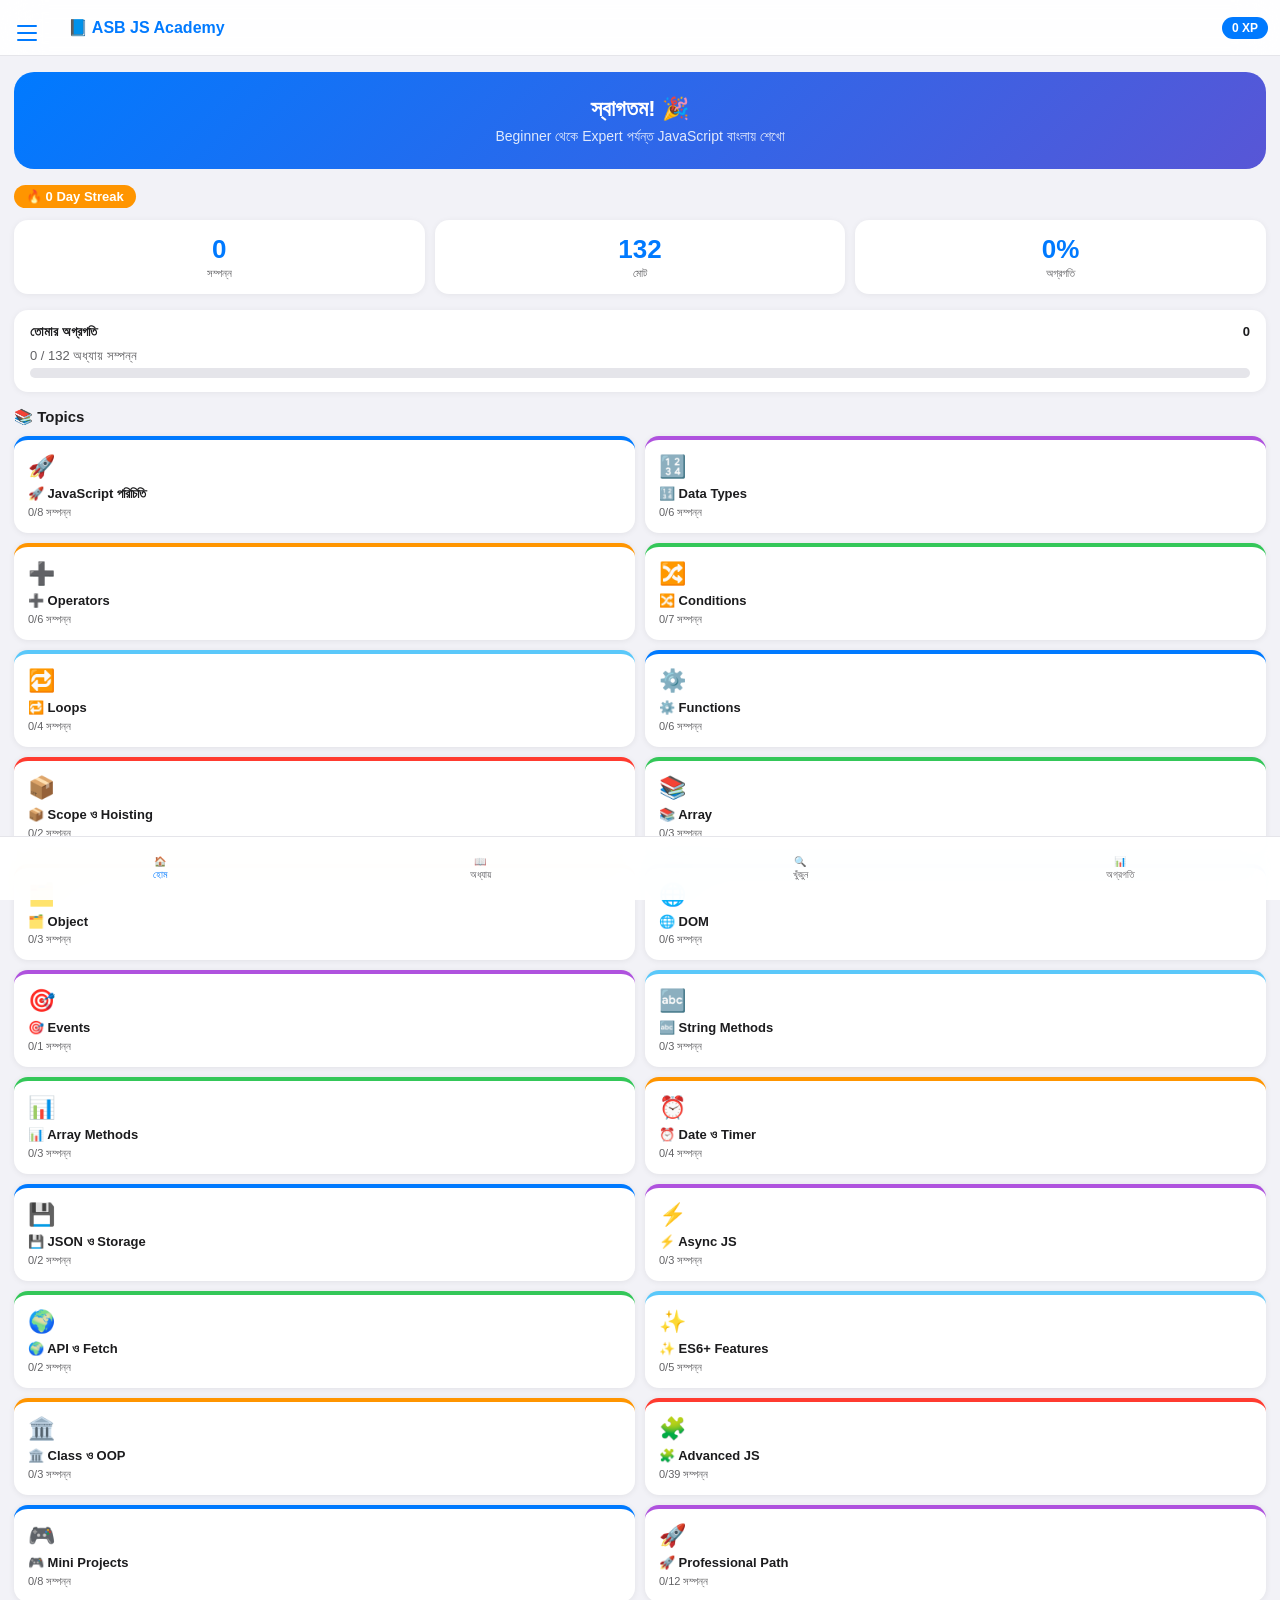
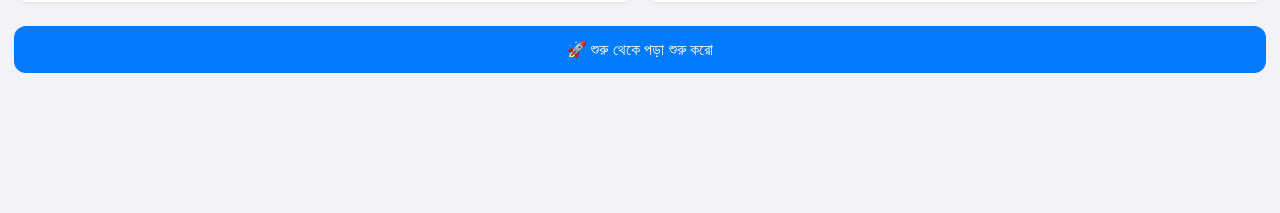
<file: index.html>
<!DOCTYPE html>
<html lang="bn">
<head>
 
<meta charset="UTF-8">
<meta name="viewport" content="width=device-width, initial-scale=1.0, maximum-scale=1.0, user-scalable=no">
<meta name="mobile-web-app-capable" content="yes">
<meta name="apple-mobile-web-app-capable" content="yes">
<meta name="apple-mobile-web-app-status-bar-style" content="black-translucent">
<meta name="theme-color" content="#007aff">
<title>ASB JavaScript Academy</title>
<link rel="stylesheet" href="style.css">
</head>
<body>

<!-- ── HEADER ── -->
<header id="header">
  <button id="menuBtn" onclick="toggleDrawer()" aria-label="Menu">
    <span></span><span></span><span></span>
  </button>
  <span class="logo">📘 ASB JS Academy</span>
  <span id="xpBadge">0 XP</span>
</header>

<!-- ── OVERLAY ── -->
<div id="overlay" onclick="closeDrawer()"></div>

<!-- ── DRAWER ── -->
<nav id="drawer">
  <div class="drawer-head">
    <h2>📘 ASB JavaScript Academy</h2>
    <p>বাংলায় JavaScript A-Z — Beginner থেকে Expert</p>
  </div>
  <div class="drawer-search">
    <input type="text" placeholder="🔍 Chapter খোঁজো..." oninput="filterDrawer(this.value)">
  </div>
  <div class="drawer-list" id="drawerList"></div>
</nav>

<!-- ── MAIN ── -->
<main id="main">

  <!-- HOME VIEW -->
  <section class="view active" id="view_home">
    <div class="home-hero">
      <h1>স্বাগতম! 🎉</h1>
      <p>Beginner থেকে Expert পর্যন্ত JavaScript বাংলায় শেখো</p>
    </div>

    <span class="streak-badge" id="streakBadge">🔥 0 Day Streak</span>

    <div class="stats-row">
      <div class="stat-card"><div class="n" id="statDone">0</div><div class="l">সম্পন্ন</div></div>
      <div class="stat-card"><div class="n" id="statTotal">132</div><div class="l">মোট</div></div>
      <div class="stat-card"><div class="n" id="statPct">0%</div><div class="l">অগ্রগতি</div></div>
    </div>

    <div class="progress-bar-wrap">
      <div class="pb-label">
        <span>তোমার অগ্রগতি</span>
        <span id="statXP">0 XP</span>
      </div>
      <div class="pb-label" style="font-weight:400;color:#636366;margin-bottom:4px" id="pbLabel">0 / 132 অধ্যায় সম্পন্ন</div>
      <div class="pb"><div class="pb-fill" id="pbFill" style="width:0%"></div></div>
    </div>

    <div class="section-title">📚 Topics</div>
    <div class="group-grid" id="groupCards"></div>

    <button onclick="openLesson(0)" style="width:100%;padding:14px;font-size:16px;margin-top:8px">
      🚀 শুরু থেকে পড়া শুরু করো
    </button>
  </section>

  <!-- CHAPTERS VIEW -->
  <section class="view" id="view_chapters">
    <div class="section-title">📖 সব অধ্যায়</div>
    <div class="chapter-progress-list" id="chaptersList"></div>
  </section>

  <!-- LESSON VIEW -->
  <section class="view" id="view_lesson">
    <div id="lessonContent"></div>
  </section>

  <!-- SEARCH VIEW -->
  <section class="view" id="view_search">
    <div class="search-header">
      <input id="searchInput" type="text" placeholder="🔍 Chapter খোঁজো..." oninput="renderSearch(this.value)" style="margin-top:0">
    </div>
    <div id="searchResults">
      <p style="color:#888;font-size:14px;text-align:center;margin-top:20px">কোনো Chapter খোঁজো...</p>
    </div>
  </section>

  <!-- PROGRESS VIEW -->
  <section class="view" id="view_progress">
    <div id="progressContent"></div>
  </section>

</main>

<!-- ── BOTTOM NAV ── -->
<nav id="bottomNav" style="display:none">
  <button id="prevBtn" onclick="prevLesson()">◀ আগে</button>
  <button id="doneBtn" onclick="markDone()">⬜</button>
  <button id="nextBtn" onclick="nextLesson()">পরে ▶</button>
</nav>

<!-- ── TAB BAR ── -->
<nav style="position:fixed;bottom:0;left:0;right:0;height:64px;background:rgba(255,255,255,.95);backdrop-filter:blur(20px);border-top:1px solid #e5e5ea;display:flex;z-index:850" id="tabBar">
  <button onclick="showView('home')"     style="flex:1;background:none;color:#007aff;font-size:10px;border:none;border-radius:0;display:flex;flex-direction:column;align-items:center;justify-content:center;gap:2px;margin:0;padding:0">🏠<span>হোম</span></button>
  <button onclick="showView('chapters')" style="flex:1;background:none;color:#636366;font-size:10px;border:none;border-radius:0;display:flex;flex-direction:column;align-items:center;justify-content:center;gap:2px;margin:0;padding:0">📖<span>অধ্যায়</span></button>
  <button onclick="showView('search')"   style="flex:1;background:none;color:#636366;font-size:10px;border:none;border-radius:0;display:flex;flex-direction:column;align-items:center;justify-content:center;gap:2px;margin:0;padding:0">🔍<span>খুঁজুন</span></button>
  <button onclick="showView('progress')" style="flex:1;background:none;color:#636366;font-size:10px;border:none;border-radius:0;display:flex;flex-direction:column;align-items:center;justify-content:center;gap:2px;margin:0;padding:0">📊<span>অগ্রগতি</span></button>
</nav>

<!-- ── LESSON NAV (shown only in lesson) ── -->
<!-- bottomNav handles prev/done/next -->

<!-- ── TOAST & XP ── -->
<div id="toast"></div>
<div id="xpPop"></div>

<!-- ── SCRIPTS ── -->
<script src="chapters.js"></script>
<script src="app.js"></script>
<script>
</body>
</html>
</file>
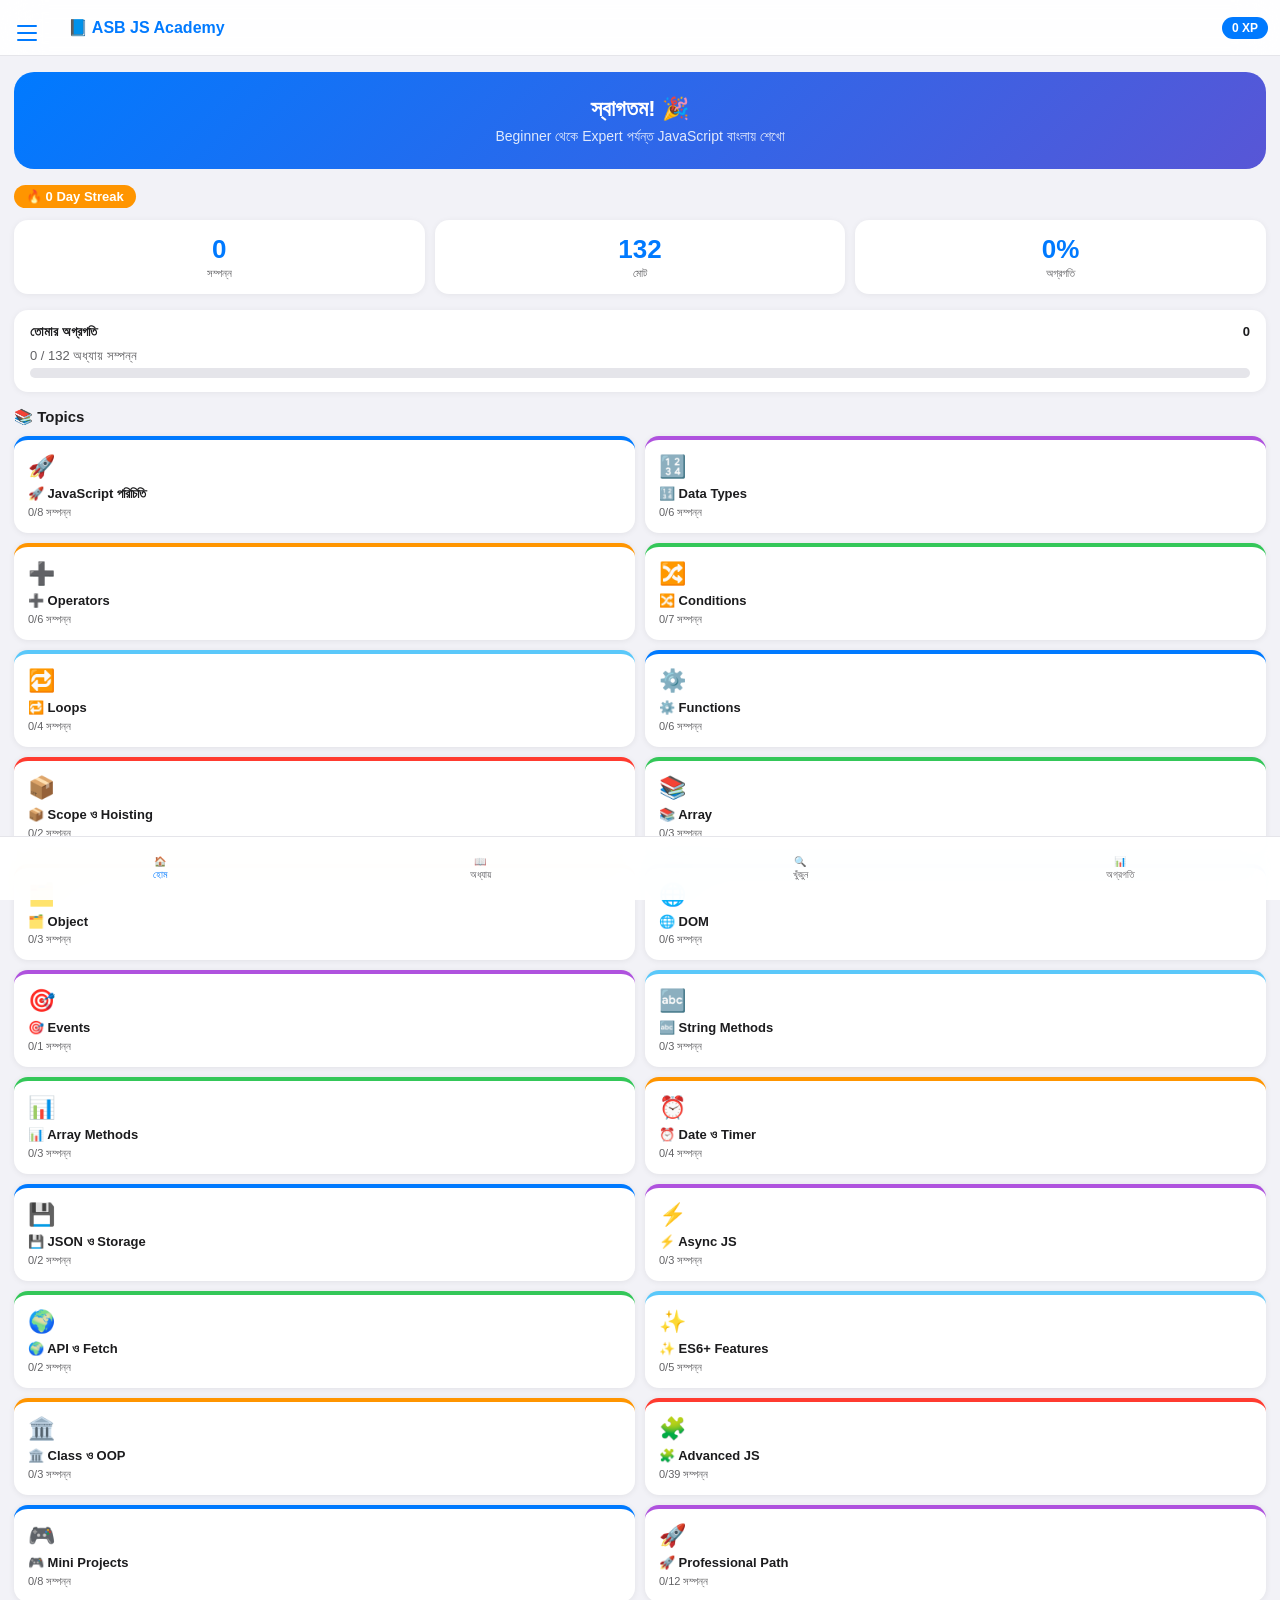
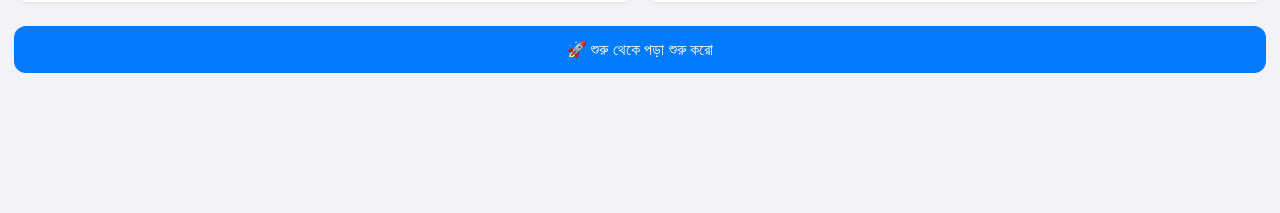
<file: index-7.html>
<!DOCTYPE html>
<html lang="bn">
<head>
<meta charset="UTF-8">
<meta name="viewport" content="width=device-width, initial-scale=1.0, maximum-scale=1.0, user-scalable=no">
<meta name="mobile-web-app-capable" content="yes">
<meta name="apple-mobile-web-app-capable" content="yes">
<meta name="apple-mobile-web-app-status-bar-style" content="black-translucent">
<meta name="theme-color" content="#007aff">
<title>ASB JavaScript Academy</title>
<link rel="stylesheet" href="style.css">
</head>
<body>

<!-- ── HEADER ── -->
<header id="header">
  <button id="menuBtn" onclick="toggleDrawer()" aria-label="Menu">
    <span></span><span></span><span></span>
  </button>
  <span class="logo">📘 ASB JS Academy</span>
  <span id="xpBadge">0 XP</span>
</header>

<!-- ── OVERLAY ── -->
<div id="overlay" onclick="closeDrawer()"></div>

<!-- ── DRAWER ── -->
<nav id="drawer">
  <div class="drawer-head">
    <h2>📘 ASB JavaScript Academy</h2>
    <p>বাংলায় JavaScript A-Z — Beginner থেকে Expert</p>
  </div>
  <div class="drawer-search">
    <input type="text" placeholder="🔍 Chapter খোঁজো..." oninput="filterDrawer(this.value)">
  </div>
  <div class="drawer-list" id="drawerList"></div>
</nav>

<!-- ── MAIN ── -->
<main id="main">

  <!-- HOME VIEW -->
  <section class="view active" id="view_home">
    <div class="home-hero">
      <h1>স্বাগতম! 🎉</h1>
      <p>Beginner থেকে Expert পর্যন্ত JavaScript বাংলায় শেখো</p>
    </div>

    <span class="streak-badge" id="streakBadge">🔥 0 Day Streak</span>

    <div class="stats-row">
      <div class="stat-card"><div class="n" id="statDone">0</div><div class="l">সম্পন্ন</div></div>
      <div class="stat-card"><div class="n" id="statTotal">132</div><div class="l">মোট</div></div>
      <div class="stat-card"><div class="n" id="statPct">0%</div><div class="l">অগ্রগতি</div></div>
    </div>

    <div class="progress-bar-wrap">
      <div class="pb-label">
        <span>তোমার অগ্রগতি</span>
        <span id="statXP">0 XP</span>
      </div>
      <div class="pb-label" style="font-weight:400;color:#636366;margin-bottom:4px" id="pbLabel">0 / 132 অধ্যায় সম্পন্ন</div>
      <div class="pb"><div class="pb-fill" id="pbFill" style="width:0%"></div></div>
    </div>

    <div class="section-title">📚 Topics</div>
    <div class="group-grid" id="groupCards"></div>

    <button onclick="openLesson(0)" style="width:100%;padding:14px;font-size:16px;margin-top:8px">
      🚀 শুরু থেকে পড়া শুরু করো
    </button>
  </section>

  <!-- CHAPTERS VIEW -->
  <section class="view" id="view_chapters">
    <div class="section-title">📖 সব অধ্যায়</div>
    <div class="chapter-progress-list" id="chaptersList"></div>
  </section>

  <!-- LESSON VIEW -->
  <section class="view" id="view_lesson">
    <div id="lessonContent"></div>
  </section>

  <!-- SEARCH VIEW -->
  <section class="view" id="view_search">
    <div class="search-header">
      <input id="searchInput" type="text" placeholder="🔍 Chapter খোঁজো..." oninput="renderSearch(this.value)" style="margin-top:0">
    </div>
    <div id="searchResults">
      <p style="color:#888;font-size:14px;text-align:center;margin-top:20px">কোনো Chapter খোঁজো...</p>
    </div>
  </section>

  <!-- PROGRESS VIEW -->
  <section class="view" id="view_progress">
    <div id="progressContent"></div>
  </section>

</main>

<!-- ── BOTTOM NAV ── -->
<nav id="bottomNav" style="display:none">
  <button id="prevBtn" onclick="prevLesson()">◀ আগে</button>
  <button id="doneBtn" onclick="markDone()">⬜</button>
  <button id="nextBtn" onclick="nextLesson()">পরে ▶</button>
</nav>

<!-- ── TAB BAR ── -->
<nav style="position:fixed;bottom:0;left:0;right:0;height:64px;background:rgba(255,255,255,.95);backdrop-filter:blur(20px);border-top:1px solid #e5e5ea;display:flex;z-index:850" id="tabBar">
  <button onclick="showView('home')"     style="flex:1;background:none;color:#007aff;font-size:10px;border:none;border-radius:0;display:flex;flex-direction:column;align-items:center;justify-content:center;gap:2px;margin:0;padding:0">🏠<span>হোম</span></button>
  <button onclick="showView('chapters')" style="flex:1;background:none;color:#636366;font-size:10px;border:none;border-radius:0;display:flex;flex-direction:column;align-items:center;justify-content:center;gap:2px;margin:0;padding:0">📖<span>অধ্যায়</span></button>
  <button onclick="showView('search')"   style="flex:1;background:none;color:#636366;font-size:10px;border:none;border-radius:0;display:flex;flex-direction:column;align-items:center;justify-content:center;gap:2px;margin:0;padding:0">🔍<span>খুঁজুন</span></button>
  <button onclick="showView('progress')" style="flex:1;background:none;color:#636366;font-size:10px;border:none;border-radius:0;display:flex;flex-direction:column;align-items:center;justify-content:center;gap:2px;margin:0;padding:0">📊<span>অগ্রগতি</span></button>
</nav>

<!-- ── LESSON NAV (shown only in lesson) ── -->
<!-- bottomNav handles prev/done/next -->

<!-- ── TOAST & XP ── -->
<div id="toast"></div>
<div id="xpPop"></div>

<!-- ── SCRIPTS ── -->
<script src="chapters.js"></script>
<script src="app.js"></script>

</body>
</html>
</file>
<file: style.css>
/* ================================================
   ASB JavaScript Academy — style.css
   ================================================ */

*, *::before, *::after { margin:0; padding:0; box-sizing:border-box; }

:root {
  --blue:    #007aff;
  --green:   #34c759;
  --orange:  #ff9500;
  --red:     #ff3b30;
  --purple:  #af52de;
  --bg:      #f2f2f7;
  --card:    #ffffff;
  --text:    #1c1c1e;
  --sub:     #636366;
  --border:  #e5e5ea;
  --header:  56px;
  --bottom:  64px;
  --radius:  14px;
}

/* ── BODY ── */
body {
  font-family: -apple-system, 'Hind Siliguri', 'Noto Sans Bengali', Arial, sans-serif;
  background: var(--bg);
  color: var(--text);
  overflow-x: hidden;
  -webkit-text-size-adjust: 100%;
}

/* ── HEADER ── */
#header {
  position: fixed;
  top: 0; left: 0; right: 0;
  height: var(--header);
  background: rgba(255,255,255,0.93);
  backdrop-filter: blur(20px);
  -webkit-backdrop-filter: blur(20px);
  border-bottom: 1px solid var(--border);
  display: flex;
  align-items: center;
  padding: 0 12px;
  gap: 10px;
  z-index: 900;
}

#menuBtn {
  width: 40px; height: 40px;
  background: none; border: none;
  cursor: pointer;
  display: flex; flex-direction: column;
  justify-content: center; gap: 5px;
  padding: 5px; border-radius: 10px;
  flex-shrink: 0;
}
#menuBtn span {
  display: block; height: 2px; width: 20px;
  background: var(--blue); border-radius: 2px;
  transition: all .3s;
}

.logo {
  font-size: 16px; font-weight: 800;
  color: var(--blue); flex: 1;
  white-space: nowrap; overflow: hidden;
  text-overflow: ellipsis;
}

#xpBadge {
  font-size: 12px; font-weight: 700;
  background: var(--blue);
  color: #fff;
  padding: 4px 10px;
  border-radius: 20px;
  white-space: nowrap;
  flex-shrink: 0;
}

/* ── DRAWER OVERLAY ── */
#overlay {
  display: none;
  position: fixed; inset: 0;
  background: rgba(0,0,0,.45);
  z-index: 910;
}
#overlay.open { display: block; }

/* ── DRAWER ── */
#drawer {
  position: fixed;
  top: 0; left: 0;
  width: 300px; max-width: 85vw;
  height: 100%;
  background: var(--card);
  z-index: 920;
  transform: translateX(-100%);
  transition: transform .28s ease;
  display: flex; flex-direction: column;
}
#drawer.open { transform: translateX(0); }

.drawer-head {
  padding: 52px 16px 16px;
  background: linear-gradient(135deg, var(--blue), #5856d6);
  color: #fff; flex-shrink: 0;
}
.drawer-head h2 { font-size: 17px; }
.drawer-head p  { font-size: 12px; opacity: .8; margin-top: 3px; }

.drawer-search {
  padding: 10px 12px;
  border-bottom: 1px solid var(--border);
  flex-shrink: 0;
}
.drawer-search input {
  width: 100%; padding: 9px 13px;
  border: 1.5px solid var(--border);
  border-radius: 12px; font-size: 14px;
  background: var(--bg); outline: none;
  font-family: inherit;
}
.drawer-search input:focus { border-color: var(--blue); }

.drawer-list {
  overflow-y: auto; flex: 1;
  padding: 6px 0;
}
.drawer-list::-webkit-scrollbar { width: 3px; }
.drawer-list::-webkit-scrollbar-thumb { background: #ccc; border-radius: 3px; }

.group-label {
  font-size: 11px; font-weight: 700;
  color: var(--sub);
  padding: 10px 16px 4px;
  text-transform: uppercase;
  letter-spacing: .5px;
}

.ch-item {
  padding: 10px 14px;
  font-size: 13px; line-height: 1.4;
  cursor: pointer;
  border-radius: 10px;
  margin: 2px 8px;
  border-left: 3px solid transparent;
  transition: background .15s;
  display: flex; align-items: center; gap: 8px;
}
.ch-item:hover { background: #f0f0f5; }
.ch-item.active {
  background: #e8f0fe !important;
  border-left-color: var(--blue);
  color: var(--blue); font-weight: 600;
}
.ch-item.done::after {
  content: "✅"; font-size: 12px; margin-left: auto;
}
.ch-item.hidden { display: none; }

/* ── MAIN ── */
#main {
  margin-top: var(--header);
  padding: 16px 14px 140px;
  min-height: calc(100vh - var(--header));
}

/* ── VIEWS ── */
.view { display: none; }
.view.active { display: block; animation: fadeIn .25s ease; }

@keyframes fadeIn {
  from { opacity: 0; transform: translateY(6px); }
  to   { opacity: 1; transform: translateY(0); }
}

/* ── HOME VIEW ── */
.home-hero {
  background: linear-gradient(135deg, var(--blue), #5856d6);
  border-radius: 20px; padding: 24px;
  color: #fff; text-align: center;
  margin-bottom: 16px;
}
.home-hero h1 { font-size: 22px; margin-bottom: 6px; }
.home-hero p  { font-size: 14px; opacity: .85; }

.stats-row {
  display: grid; grid-template-columns: repeat(3,1fr);
  gap: 10px; margin-bottom: 16px;
}
.stat-card {
  background: var(--card); border-radius: var(--radius);
  padding: 14px 8px; text-align: center;
  box-shadow: 0 1px 6px rgba(0,0,0,.06);
}
.stat-card .n { font-size: 26px; font-weight: 800; color: var(--blue); }
.stat-card .l { font-size: 11px; color: var(--sub); margin-top: 2px; }

.progress-bar-wrap {
  background: var(--card); border-radius: var(--radius);
  padding: 14px 16px; margin-bottom: 16px;
  box-shadow: 0 1px 6px rgba(0,0,0,.06);
}
.progress-bar-wrap .pb-label {
  display: flex; justify-content: space-between;
  font-size: 13px; margin-bottom: 8px; font-weight: 600;
}
.pb {
  height: 10px; background: #e5e5ea;
  border-radius: 10px; overflow: hidden;
}
.pb-fill {
  height: 100%; background: linear-gradient(90deg, var(--blue), #34c759);
  border-radius: 10px; transition: width .5s ease;
}

.section-title {
  font-size: 15px; font-weight: 700;
  margin: 16px 0 10px; color: var(--text);
}

.group-grid {
  display: grid; grid-template-columns: 1fr 1fr;
  gap: 10px; margin-bottom: 16px;
}
.group-card {
  background: var(--card);
  border-radius: var(--radius);
  padding: 14px; cursor: pointer;
  box-shadow: 0 1px 6px rgba(0,0,0,.07);
  border-top: 4px solid var(--blue);
  transition: transform .1s;
  -webkit-tap-highlight-color: transparent;
}
.group-card:active { transform: scale(.97); }
.group-card .gc-icon { font-size: 22px; margin-bottom: 6px; }
.group-card .gc-label { font-size: 13px; font-weight: 600; line-height: 1.3; }
.group-card .gc-count { font-size: 11px; color: var(--sub); margin-top: 3px; }

/* ── LESSON VIEW ── */
#lessonContent h2 {
  font-size: 20px; font-weight: 800;
  padding-bottom: 10px;
  border-bottom: 3px solid var(--blue);
  margin-bottom: 16px;
}
#lessonContent p {
  font-size: 15px; line-height: 1.85;
  color: #2c2c2e; margin-bottom: 12px;
}
.note {
  margin: 12px 0; padding: 14px 16px;
  background: #e8f4ff;
  border-left: 5px solid var(--blue);
  border-radius: 12px;
  font-size: 14px; line-height: 1.8;
}
.code {
  background: #1a1a2e; color: #00ff99;
  padding: 16px; border-radius: 14px;
  font-size: 13px; line-height: 1.75;
  font-family: 'Courier New', monospace;
  white-space: pre-wrap; word-break: break-word;
  overflow-x: auto; margin: 12px 0;
}
.code-editor {
  width: 100%; padding: 14px;
  border: 2px solid var(--border);
  border-radius: 12px; font-size: 13px;
  font-family: 'Courier New', monospace;
  resize: vertical; min-height: 100px;
  background: #fafafa; margin-top: 8px;
}
.preview-frame {
  width: 100%; height: 160px;
  border: 2px solid var(--border);
  border-radius: 12px; background: #fff;
  margin-top: 8px;
}
.output-box {
  margin-top: 10px; padding: 12px 14px;
  background: #f0f8ff;
  border: 1.5px solid #b3d9ff;
  border-radius: 12px; font-size: 14px;
  line-height: 1.7; min-height: 36px;
}
.grid-2 {
  display: grid; grid-template-columns: 1fr 1fr;
  gap: 10px; margin: 12px 0;
}
.card-item {
  background: var(--card);
  padding: 12px; border-radius: 12px;
  font-size: 13px; line-height: 1.55;
  box-shadow: 0 1px 5px rgba(0,0,0,.06);
}
.quiz-box {
  margin: 16px 0; padding: 16px;
  background: #fafafa;
  border: 1.5px solid var(--border);
  border-radius: 16px;
}
.quiz-q {
  font-size: 15px; font-weight: 700;
  margin-bottom: 10px; line-height: 1.5;
}
.option {
  padding: 12px 14px; margin-top: 8px;
  background: var(--card);
  border: 2px solid var(--border);
  border-radius: 12px; cursor: pointer;
  font-size: 14px; line-height: 1.5;
  transition: all .2s;
  -webkit-tap-highlight-color: transparent;
  user-select: none;
}
.option:hover, .option:active { background: #e8f0fe; border-color: var(--blue); color: var(--blue); }
.option.correct { background: #e6f9ec; border-color: var(--green); color: #1a7d37 !important; }
.option.wrong   { background: #fde8e8; border-color: var(--red);   color: var(--red) !important; }
.quiz-result {
  margin-top: 10px; font-size: 14px;
  font-weight: 600; min-height: 20px;
}

/* ── BUTTONS ── */
button {
  padding: 11px 20px;
  background: var(--blue); color: #fff;
  border: none; border-radius: 12px;
  font-size: 14px; font-family: inherit;
  cursor: pointer; margin-top: 10px;
  margin-right: 6px;
  transition: opacity .15s, transform .1s;
  -webkit-tap-highlight-color: transparent;
}
button:active { opacity: .85; transform: scale(.97); }

/* ── INPUTS ── */
.text-input, input[type=text], input[type=number],
input[type=password], input[type=email] {
  width: 100%; padding: 11px 14px;
  border: 2px solid var(--border);
  border-radius: 12px; font-size: 15px;
  font-family: inherit; background: #fff;
  outline: none; margin-top: 8px;
  transition: border-color .2s;
}
.text-input:focus, input:focus { border-color: var(--blue); }

/* ── SEARCH VIEW ── */
.search-header {
  display: flex; gap: 8px; margin-bottom: 14px;
}
.search-header input {
  flex: 1; margin-top: 0;
}
#searchResults .result-item {
  background: var(--card);
  border-radius: var(--radius);
  padding: 14px; margin-bottom: 10px;
  cursor: pointer; border-left: 4px solid var(--blue);
  box-shadow: 0 1px 5px rgba(0,0,0,.06);
  transition: transform .1s;
  -webkit-tap-highlight-color: transparent;
}
#searchResults .result-item:active { transform: scale(.98); }
.result-title { font-size: 14px; font-weight: 700; margin-bottom: 3px; }
.result-id    { font-size: 12px; color: var(--sub); }

/* ── PROGRESS VIEW ── */
.xp-box {
  background: linear-gradient(135deg, var(--blue), #5856d6);
  color: #fff; border-radius: 20px;
  padding: 20px; text-align: center; margin-bottom: 16px;
}
.xp-box .xp-num { font-size: 40px; font-weight: 900; }
.xp-box .xp-lbl { font-size: 14px; opacity: .85; margin-top: 4px; }

.chapter-progress-list .cp-item {
  background: var(--card); border-radius: var(--radius);
  padding: 12px 14px; margin-bottom: 8px;
  display: flex; align-items: center; gap: 10px;
  font-size: 14px;
  box-shadow: 0 1px 4px rgba(0,0,0,.06);
}
.cp-item .cp-icon { font-size: 18px; flex-shrink: 0; }
.cp-item .cp-title { flex: 1; line-height: 1.4; }

/* ── BOTTOM NAV ── */
#bottomNav {
  position: fixed; bottom: 64px; left: 0; right: 0;
  height: var(--bottom);
  background: rgba(255,255,255,.95);
  backdrop-filter: blur(20px);
  -webkit-backdrop-filter: blur(20px);
  border-top: 1px solid var(--border);
  display: flex; align-items: center;
  padding: 0 8px;
  gap: 6px; z-index: 900;
}
#bottomNav button { margin: 0; flex: 1; padding: 10px 8px; font-size: 13px; }
#prevBtn  { background: #636366; }
#doneBtn  { flex: 0 0 auto; padding: 10px 12px; background: var(--green); font-size: 18px; }
#nextBtn  { background: var(--blue); }

/* ── TOAST ── */
#toast {
  position: fixed; bottom: 80px; left: 50%;
  transform: translateX(-50%) translateY(20px);
  background: #1c1c1e; color: #fff;
  padding: 10px 20px; border-radius: 20px;
  font-size: 13px; font-weight: 600;
  opacity: 0; transition: all .3s;
  z-index: 999; white-space: nowrap;
  pointer-events: none;
}
#toast.show { opacity: 1; transform: translateX(-50%) translateY(0); }

/* ── XP POP ── */
#xpPop {
  position: fixed; top: 70px; right: 14px;
  background: var(--green); color: #fff;
  padding: 8px 16px; border-radius: 20px;
  font-size: 14px; font-weight: 700;
  opacity: 0; transform: translateY(-8px);
  transition: all .3s; z-index: 999;
  pointer-events: none;
}
#xpPop.show { opacity: 1; transform: translateY(0); }

/* ── STREAK BADGE ── */
.streak-badge {
  display: inline-block;
  background: var(--orange); color: #fff;
  padding: 4px 12px; border-radius: 20px;
  font-size: 13px; font-weight: 700;
  margin-bottom: 12px;
}

/* ── CHAPTER DONE overlay ── */
.done-overlay {
  margin: 12px 0; padding: 16px;
  background: linear-gradient(135deg, #34c759, #30d158);
  border-radius: 16px; color: #fff;
  text-align: center; font-size: 16px;
  font-weight: 700; display: none;
}
.done-overlay.show { display: block; }
</file>
